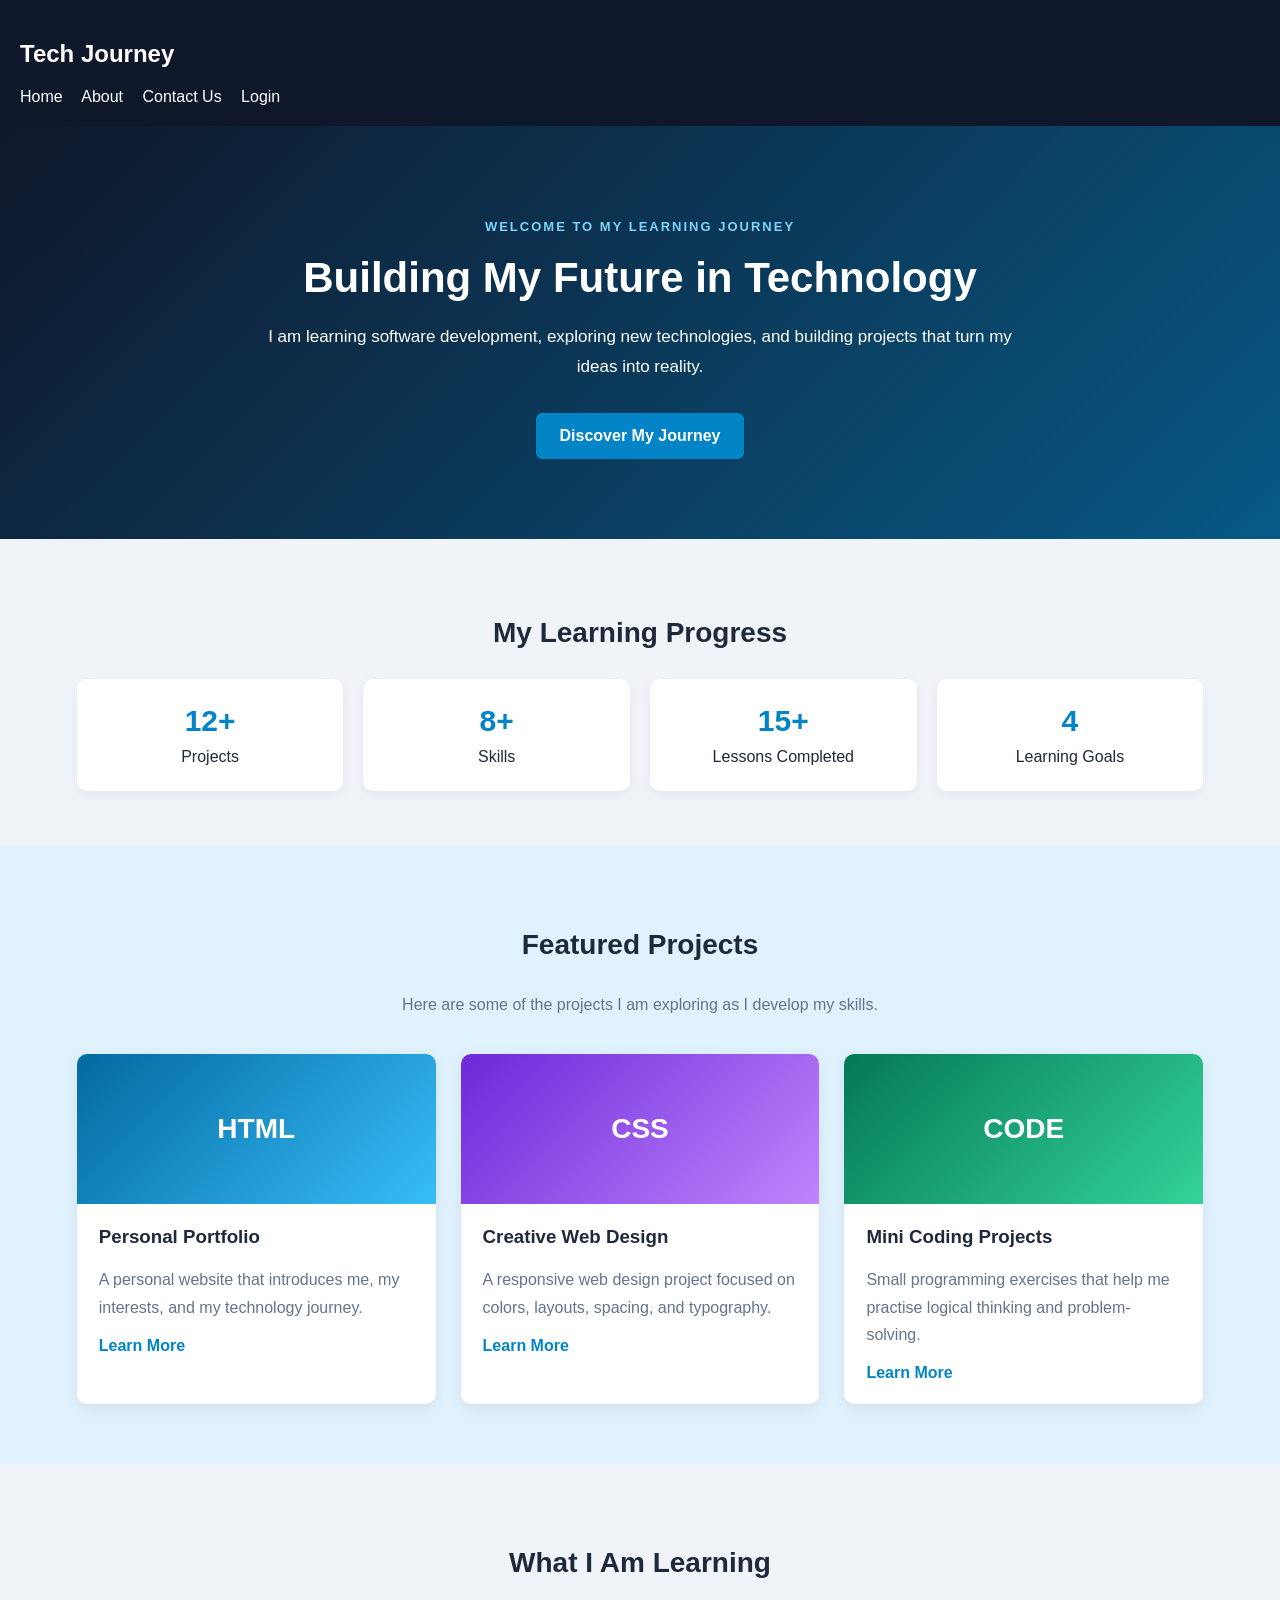
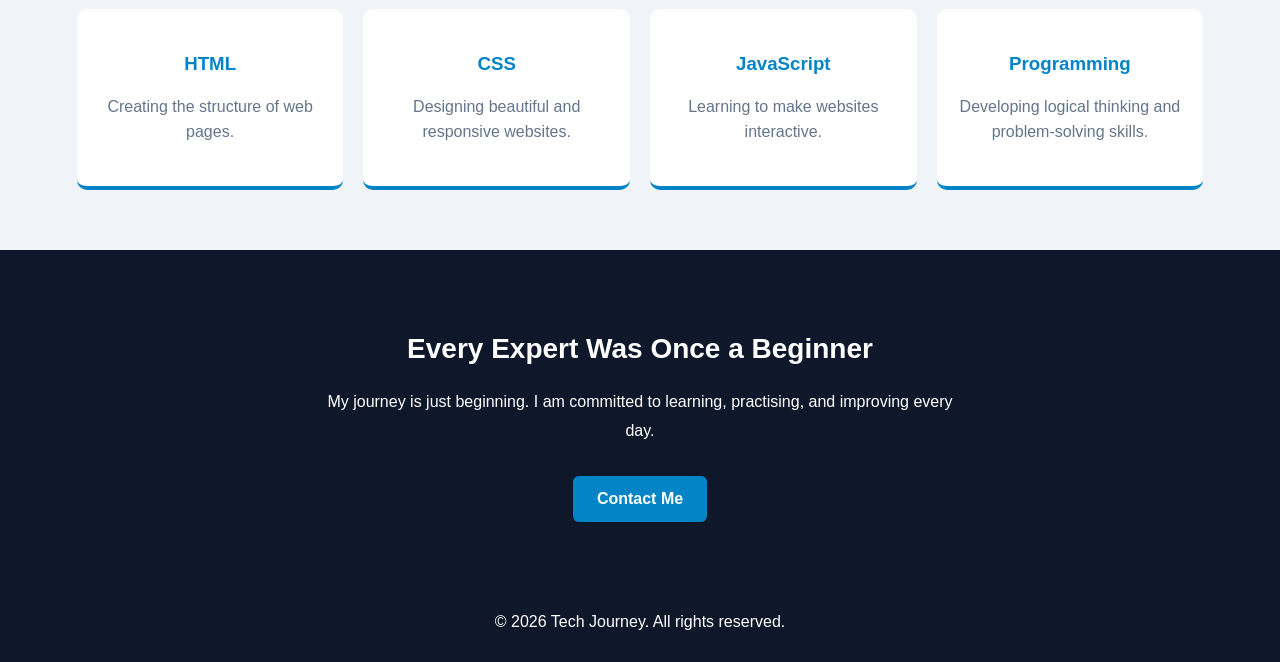
<file: index.html>
<!DOCTYPE html>
<html lang="en">
  <head>
    <meta charset="UTF-8">
    <meta name="viewport" content="width=device-width, initial-scale=1.0"><title>Home | Tech Journey</title>

<link rel="stylesheet" href="css.style.css">
</head>
  <body>
<!-- HEADER -->

<header>
    <h2>Tech Journey</h2>

    <nav>
        <a href="index.html">Home</a>
        <a href="About.html">About</a>
        <a href="contact.html">Contact Us</a>
        <a href="login.html">Login</a>
    </nav>
</header>


<!-- HERO SECTION -->

<section class="hero">

    <div class="hero-content">

        <p class="welcome">WELCOME TO MY LEARNING JOURNEY</p>

        <h1>Building My Future in Technology</h1>

        <p class="hero-text">
            I am learning software development, exploring new technologies,
            and building projects that turn my ideas into reality.
        </p>

        <a href="About.html" class="btn">Discover My Journey</a>

    </div>

</section>


<!-- STATISTICS SECTION -->

<section class="statistics">

    <h2>My Learning Progress</h2>

    <div class="stats-container">

        <div class="stat-card">
            <h3>12+</h3>
            <p>Projects</p>
        </div>

        <div class="stat-card">
            <h3>8+</h3>
            <p>Skills</p>
        </div>

        <div class="stat-card">
            <h3>15+</h3>
            <p>Lessons Completed</p>
        </div>

        <div class="stat-card">
            <h3>4</h3>
            <p>Learning Goals</p>
        </div>

    </div>

</section>


<!-- PROJECTS SECTION -->

<section class="projects">

    <h2>Featured Projects</h2>

    <p class="section-description">
        Here are some of the projects I am exploring as I develop my skills.
    </p>

    <div class="project-container">

        <article class="project-card">

            <div class="project-image project-image-one">
                <span>HTML</span>
            </div>

            <div class="project-content">
                <h3>Personal Portfolio</h3>

                <p>
                    A personal website that introduces me,
                    my interests, and my technology journey.
                </p>

                <a href="about.html">Learn More</a>
            </div>

        </article>


        <article class="project-card">

            <div class="project-image project-image-two">
                <span>CSS</span>
            </div>

            <div class="project-content">
                <h3>Creative Web Design</h3>

                <p>
                    A responsive web design project focused on
                    colors, layouts, spacing, and typography.
                </p>

                <a href="about.html">Learn More</a>
            </div>

        </article>


        <article class="project-card">

            <div class="project-image project-image-three">
                <span>CODE</span>
            </div>

            <div class="project-content">
                <h3>Mini Coding Projects</h3>

                <p>
                    Small programming exercises that help me
                    practise logical thinking and problem-solving.
                </p>

                <a href="about.html">Learn More</a>
            </div>

        </article>

    </div>

</section>


<!-- SKILLS SECTION -->

<section class="skills">

    <h2>What I Am Learning</h2>

    <div class="skills-container">

        <div class="skill-card">
            <h3>HTML</h3>
            <p>Creating the structure of web pages.</p>
        </div>

        <div class="skill-card">
            <h3>CSS</h3>
            <p>Designing beautiful and responsive websites.</p>
        </div>

        <div class="skill-card">
            <h3>JavaScript</h3>
            <p>Learning to make websites interactive.</p>
        </div>

        <div class="skill-card">
            <h3>Programming</h3>
            <p>Developing logical thinking and problem-solving skills.</p>
        </div>

    </div>

</section>


<!-- CALL TO ACTION -->

<section class="cta">

    <h2>Every Expert Was Once a Beginner</h2>

    <p>
        My journey is just beginning. I am committed to learning,
        practising, and improving every day.
    </p>

    <a href="contact.html" class="btn">Contact Me</a>

</section>


<!-- FOOTER -->

<footer>
    <p>&copy; 2026 Tech Journey. All rights reserved.</p>
</footer>

</body>
</html>
</file>
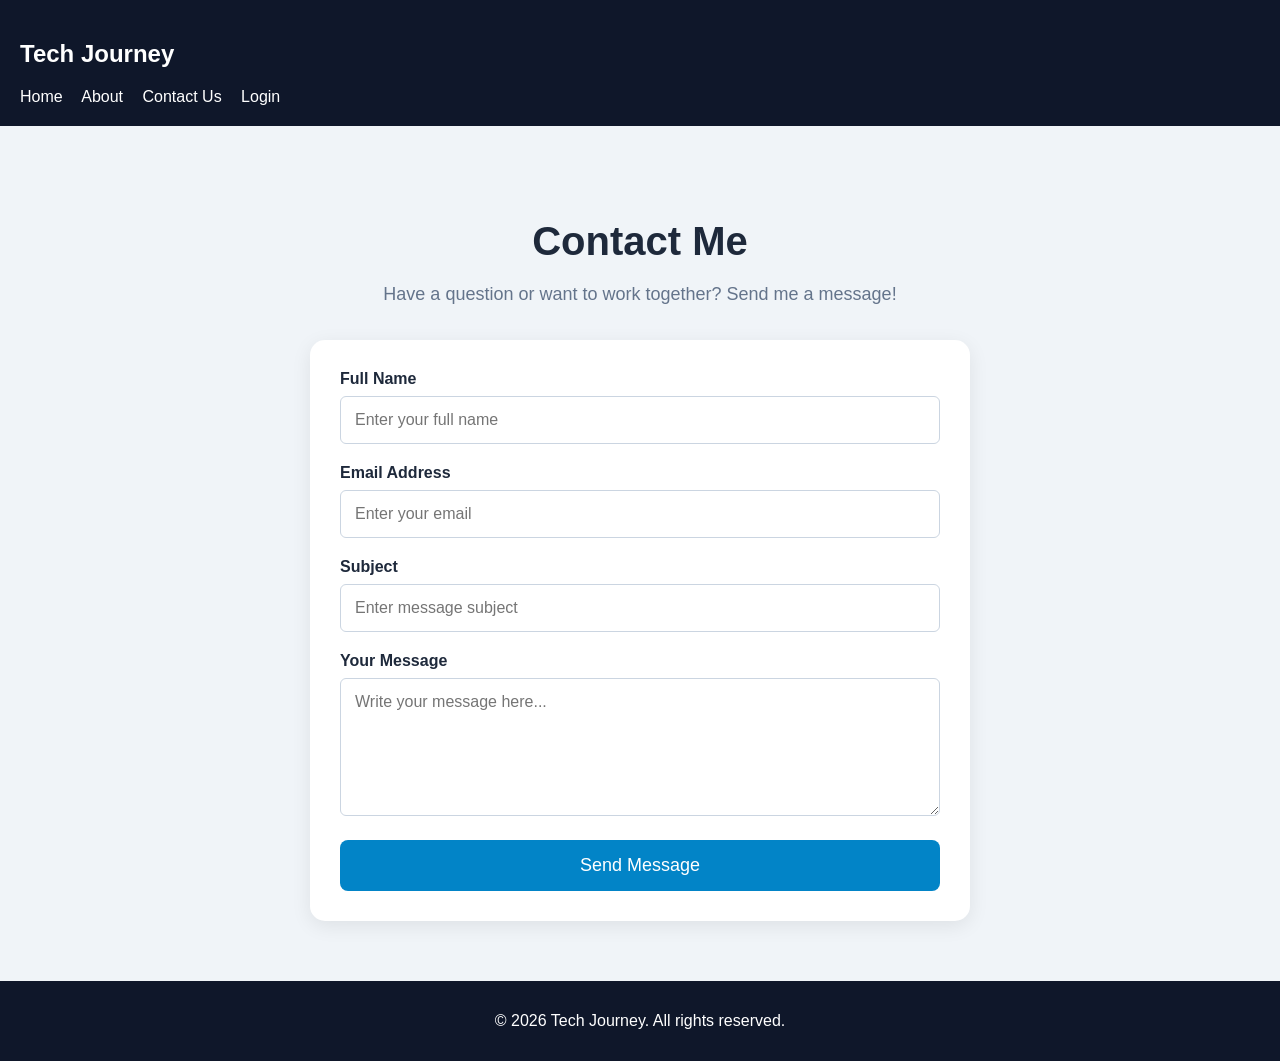
<file: contact.html>
<!DOCTYPE html>
<html lang="en">

<head>
    <meta charset="UTF-8">

    <meta name="viewport"
          content="width=device-width, initial-scale=1.0">

    <title>Contact Us | Tech Journey</title>

    <link rel="stylesheet" href="css.style.css">
</head>

<body>

    <!-- HEADER -->
    <header>

        <h2>Tech Journey</h2>

        <nav>
            <a href="index.html">Home</a>
            <a href="about.html">About</a>
            <a href="contact.html">Contact Us</a>
            <a href="login.html">Login</a>
        </nav>

    </header>

    <!-- CONTACT SECTION -->
    <section class="contact-section">

        <h1>Contact Me</h1>

        <p>
            Have a question or want to work together?
            Send me a message!
        </p>

        <form>

            <label for="name">Full Name</label>

            <input
                type="text"
                id="name"
                name="name"
                placeholder="Enter your full name"
                required
            >

            <label for="email">Email Address</label>

            <input
                type="email"
                id="email"
                name="email"
                placeholder="Enter your email"
                required
            >

            <label for="subject">Subject</label>

            <input
                type="text"
                id="subject"
                name="subject"
                placeholder="Enter message subject"
                required
            >

            <label for="message">Your Message</label>

            <textarea
                id="message"
                name="message"
                rows="6"
                placeholder="Write your message here..."
                required
            ></textarea>

            <button type="submit">Send Message</button>

        </form>

    </section>

    <!-- FOOTER -->
    <footer>

        <p>&copy; 2026 Tech Journey. All rights reserved.</p>

    </footer>

</body>

</html>
</file>
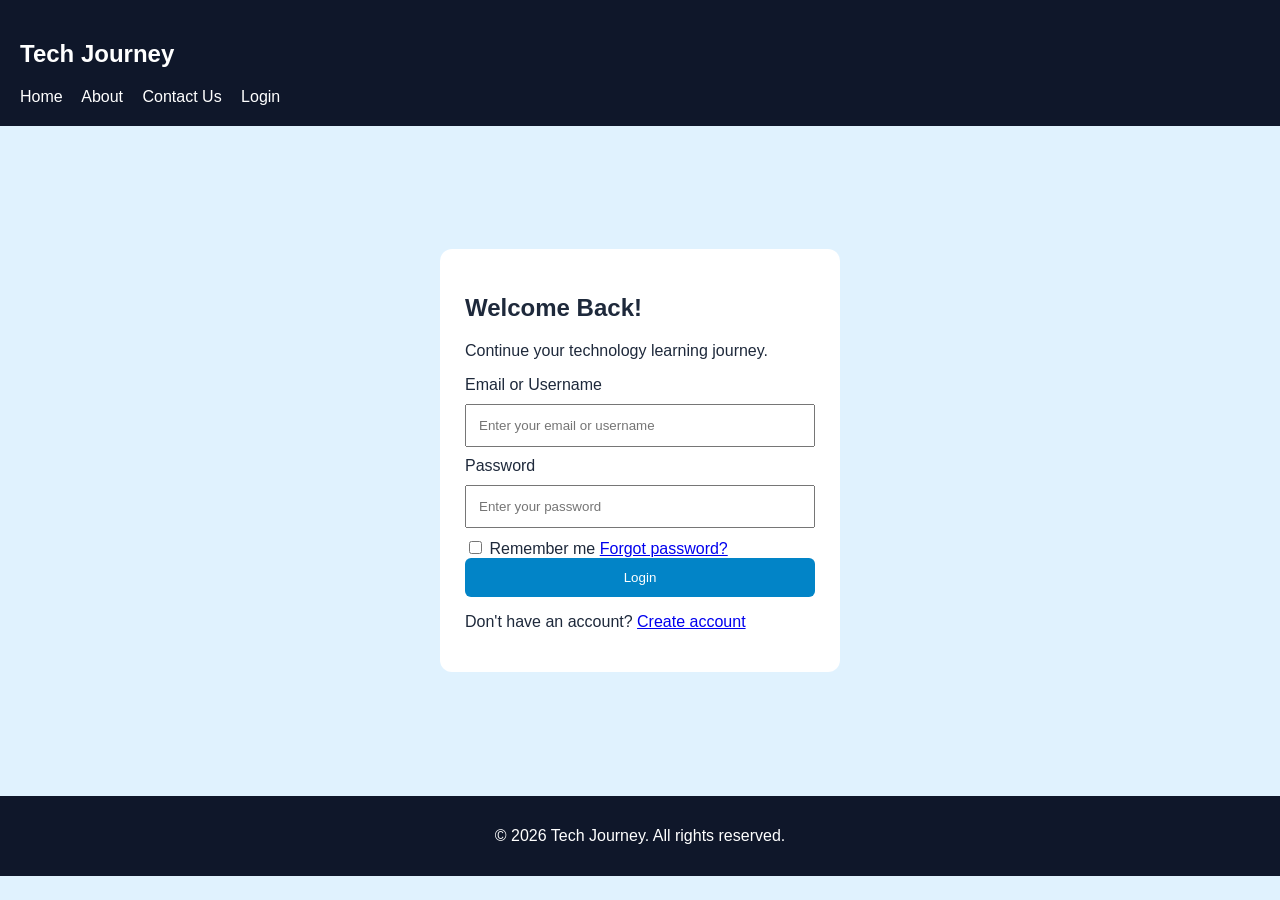
<file: login.html>
<!DOCTYPE html>                            <html lang="en">
<head>
    <meta charset="UTF-8">
    <meta name="viewport" content="width=device-width, initial-scale=1.0">                                                                                     
  <link rel ="stylesheet"href="css.style.css">
    </head>                                    <body>                                    <header>
    <h2>Tech Journey</h2>
    <nav>
        <a href="index.html">Home</a>
        <a href="about.html">About</a>
        <a href="contact.html">Contact Us</a>
        <a href="login.html">Login</a>
    </nav>
</header>

<main class="login-container">

    <section class="login-box">

        <h1>Welcome Back!</h1>

        <p>Continue your technology learning journey.</p>

        <form action="index.html">

            <label for="email">Email or Username</label>
            <input
                type="text"
                id="email"
                name="email"
                placeholder="Enter your email or username"
                required
            >

            <label for="password">Password</label>
            <input
                type="password"
                id="password"
                name="password"
                placeholder="Enter your password"
                required
            >

            <div class="login-options">

                <label>
                    <input type="checkbox" name="remember">
                    Remember me
                </label>

                <a href="#">Forgot password?</a>

            </div>

            <button type="submit">Login</button>

        </form>

        <p class="create-account">
            Don't have an account?
            <a href="#">Create account</a>
        </p>

    </section>

</main>

<footer>
    <p>&copy; 2026 Tech Journey. All rights reserved.</p>
</footer>

</body>
</html>
</file>
<file: css.style.css>
body {
margin: 0;
font-family: Arial, sans-serif;
background-color: #e0f2fe;
color: #1e293b;
}

header {
background-color: #0f172a;
color: white;
padding: 20px;
}

nav a {
color: white;
text-decoration: none;
margin-right: 15px;
}

.login-container {
display: flex;
justify-content: center;
align-items: center;
min-height: 70vh;
padding: 20px;
}

.login-box {
background-color: white;
width: 100%;
max-width: 400px;
padding: 25px;
border-radius: 12px;
box-sizing: border-box;
}

.login-box input:not([type="checkbox"]) {
display: block;
width: 100%;
padding: 12px;
margin: 10px 0;
box-sizing: border-box;
}

.login-box button {
width: 100%;
padding: 12px;
background-color: #0284c7;
color: white;
border: none;
border-radius: 6px;
cursor: pointer;
}

.login-box button:hover {
background-color: #0369a1;
}

footer {
background-color: #0f172a;
color: white;
text-align: center;
padding: 15px;
}
/* =========================
HOME PAGE HERO
========================= */

.hero {
background: linear-gradient(135deg, #0f172a, #075985);
color: white;
padding: 80px 6%;
text-align: center;
}

.hero-content {
max-width: 750px;
margin: auto;
}

.welcome {
color: #7dd3fc;
font-weight: bold;
letter-spacing: 2px;
font-size: 13px;
}

.hero h1 {
font-size: 42px;
margin: 20px 0;
}

.hero-text {
font-size: 17px;
line-height: 1.8;
margin-bottom: 30px;
}

.btn {
display: inline-block;
background-color: #0284c7;
color: white;
padding: 14px 24px;
border-radius: 6px;
text-decoration: none;
font-weight: bold;
transition: background-color 0.3s;
}

.btn:hover {
background-color: #0369a1;
}

/* =========================
STATISTICS
========================= */

.statistics {
padding: 55px 6%;
text-align: center;
background-color: #f0f4f8;
}

.statistics h2,
.projects h2,
.skills h2 {
font-size: 28px;
margin-bottom: 30px;
}

.stats-container {
display: grid;
grid-template-columns: repeat(4, 1fr);
gap: 20px;
}

.stat-card {
background-color: white;
padding: 25px 10px;
border-radius: 10px;
box-shadow: 0 4px 12px rgba(0, 0, 0, 0.06);
}

.stat-card h3 {
color: #0284c7;
font-size: 30px;
margin: 0 0 10px;
}

.stat-card p {
margin: 0;
}

/* =========================
PROJECTS
========================= */

.projects {
padding: 60px 6%;
text-align: center;
}

.section-description {
color: #64748b;
line-height: 1.7;
margin-bottom: 35px;
}

.project-container {
display: grid;
grid-template-columns: repeat(3, 1fr);
gap: 25px;
text-align: left;
}

.project-card {
background-color: white;
border-radius: 10px;
overflow: hidden;
box-shadow: 0 4px 15px rgba(0, 0, 0, 0.08);
transition: transform 0.3s;
}

.project-card:hover {
transform: translateY(-5px);
}

.project-image {
min-height: 150px;
display: flex;
justify-content: center;
align-items: center;
color: white;
font-size: 28px;
font-weight: bold;
}

.project-image-one {
background: linear-gradient(135deg, #0369a1, #38bdf8);
}

.project-image-two {
background: linear-gradient(135deg, #6d28d9, #c084fc);
}

.project-image-three {
background: linear-gradient(135deg, #047857, #34d399);
}

.project-content {
padding: 22px;
}

.project-content h3 {
margin-top: 0;
}

.project-content p {
color: #64748b;
line-height: 1.7;
}

.project-content a {
color: #0284c7;
text-decoration: none;
font-weight: bold;
}

.project-content a:hover {
text-decoration: underline;
}

/* =========================
SKILLS
========================= */

.skills {
padding: 60px 6%;
background-color: #f0f4f8;
text-align: center;
}

.skills-container {
display: grid;
grid-template-columns: repeat(4, 1fr);
gap: 20px;
}

.skill-card {
background-color: white;
padding: 25px 18px;
border-radius: 10px;
border-bottom: 4px solid #0284c7;
transition: transform 0.3s;
}

.skill-card:hover {
transform: translateY(-5px);
}

.skill-card h3 {
color: #0284c7;
}

.skill-card p {
color: #64748b;
line-height: 1.6;
}

/* =========================
CALL TO ACTION
========================= */

.cta {
background-color: #0f172a;
color: white;
padding: 60px 6%;
text-align: center;
}

.cta h2 {
font-size: 28px;
}

.cta p {
max-width: 650px;
margin: 20px auto 30px;
line-height: 1.8;
}

/* =========================
RESPONSIVE HOME PAGE
========================= */

@media (max-width: 768px) {

.hero {
    padding: 60px 5%;
}

.hero h1 {
    font-size: 32px;
}

.stats-container {
    grid-template-columns: repeat(2, 1fr);
}

.project-container {
    grid-template-columns: 1fr;
}

.skills-container {
    grid-template-columns: repeat(2, 1fr);
}

}

@media (max-width: 400px) {

.hero h1 {
    font-size: 27px;
}

.stats-container,
.skills-container {
    grid-template-columns: 1fr;
}

}
/* ABOUT PAGE */

.about-section {
    padding: 60px 5%;
    background-color: #f0f4f8;
    color: #1e293b;
    text-align: center;
}

.about-section h1 {
    font-size: 40px;
    margin-bottom: 15px;
}

.about-intro {
    font-size: 20px;
    color: #64748b;
    margin-bottom: 40px;
}

.about-content {
    display: flex;
    align-items: center;
    justify-content: center;
    gap: 40px;
    max-width: 1000px;
    margin: auto;
    text-align: left;
}

.about-image img {
    width: 250px;
    height: 250px;
    object-fit: cover;
    border-radius: 50%;
}

.about-text {
    max-width: 550px;
}

.about-text h2 {
    color: #0284c7;
}

.about-text p {
    font-size: 17px;
    line-height: 1.8;
}


/* SKILLS */

.about-skills {
    padding: 60px 5%;
    text-align: center;
    background-color: #e0f2fe;
}

.about-skills h2,
.learning-goals h2 {
    font-size: 32px;
    color: #1e293b;
}

.skill-list {
    display: flex;
    justify-content: center;
    flex-wrap: wrap;
    gap: 20px;
    margin-top: 30px;
}

.skill-item {
    background-color: white;
    padding: 25px;
    border-radius: 15px;
    width: 220px;
    box-shadow: 0 5px 15px rgba(0, 0, 0, 0.08);
    transition: transform 0.3s;
}

.skill-item:hover {
    transform: translateY(-5px);
}

.skill-item h3 {
    color: #0284c7;
}


/* LEARNING GOALS */

.learning-goals {
    padding: 60px 8%;
    text-align: center;
    background-color: #f0f4f8;
}

.learning-goals p {
    max-width: 750px;
    margin: 20px auto 0;
    font-size: 18px;
    line-height: 1.8;
    color: #475569;
}


/* MOBILE RESPONSIVENESS */

@media (max-width: 600px) {

    .about-content {
        flex-direction: column;
        text-align: center;
    }

    .about-section h1 {
        font-size: 32px;
    }

    .about-image img {
        width: 200px;
        height: 200px;
    }

    .skill-item {
        width: 100%;
        box-sizing: border-box;
    }

}
/* CONTACT PAGE */

.contact-section {
    padding: 60px 20px;
    background-color: #f0f4f8;
    text-align: center;
}

.contact-section h1 {
    font-size: 40px;
    color: #1e293b;
    margin-bottom: 20px;
}

.contact-section p {
    font-size: 18px;
    color: #64748b;
    margin-bottom: 35px;
}

.contact-section form {
    max-width: 600px;
    margin: auto;
    padding: 30px;
    background-color: white;
    border-radius: 15px;
    box-shadow: 0 5px 20px rgba(0, 0, 0, 0.08);
    text-align: left;
}

.contact-section label {
    display: block;
    margin-bottom: 8px;
    font-weight: bold;
    color: #1e293b;
}

.contact-section input,
.contact-section textarea {
    width: 100%;
    padding: 14px;
    margin-bottom: 20px;
    border: 1px solid #cbd5e1;
    border-radius: 6px;
    font-size: 16px;
    box-sizing: border-box;
    font-family: Arial, sans-serif;
}

.contact-section textarea {
    resize: vertical;
}

.contact-section button {
    width: 100%;
    padding: 15px;
    background-color: #0284c7;
    color: white;
    border: none;
    border-radius: 8px;
    font-size: 18px;
    cursor: pointer;
}

.contact-section button:hover {
    background-color: #0369a1;
}
/* RESPONSIVE DESIGN */

@media screen and (max-width: 600px) {

    header {
        padding: 15px;
    }

    header h2 {
        font-size: 26px;
    }

    nav {
        display: flex;
        flex-wrap: wrap;
        justify-content: center;
        gap: 15px;
    }

    nav a {
        font-size: 16px;
    }

    .contact-section {
        padding: 35px 15px;
    }

    .contact-section h1 {
        font-size: 32px;
    }

    .contact-section form {
        padding: 20px;
    }

}
</file>
